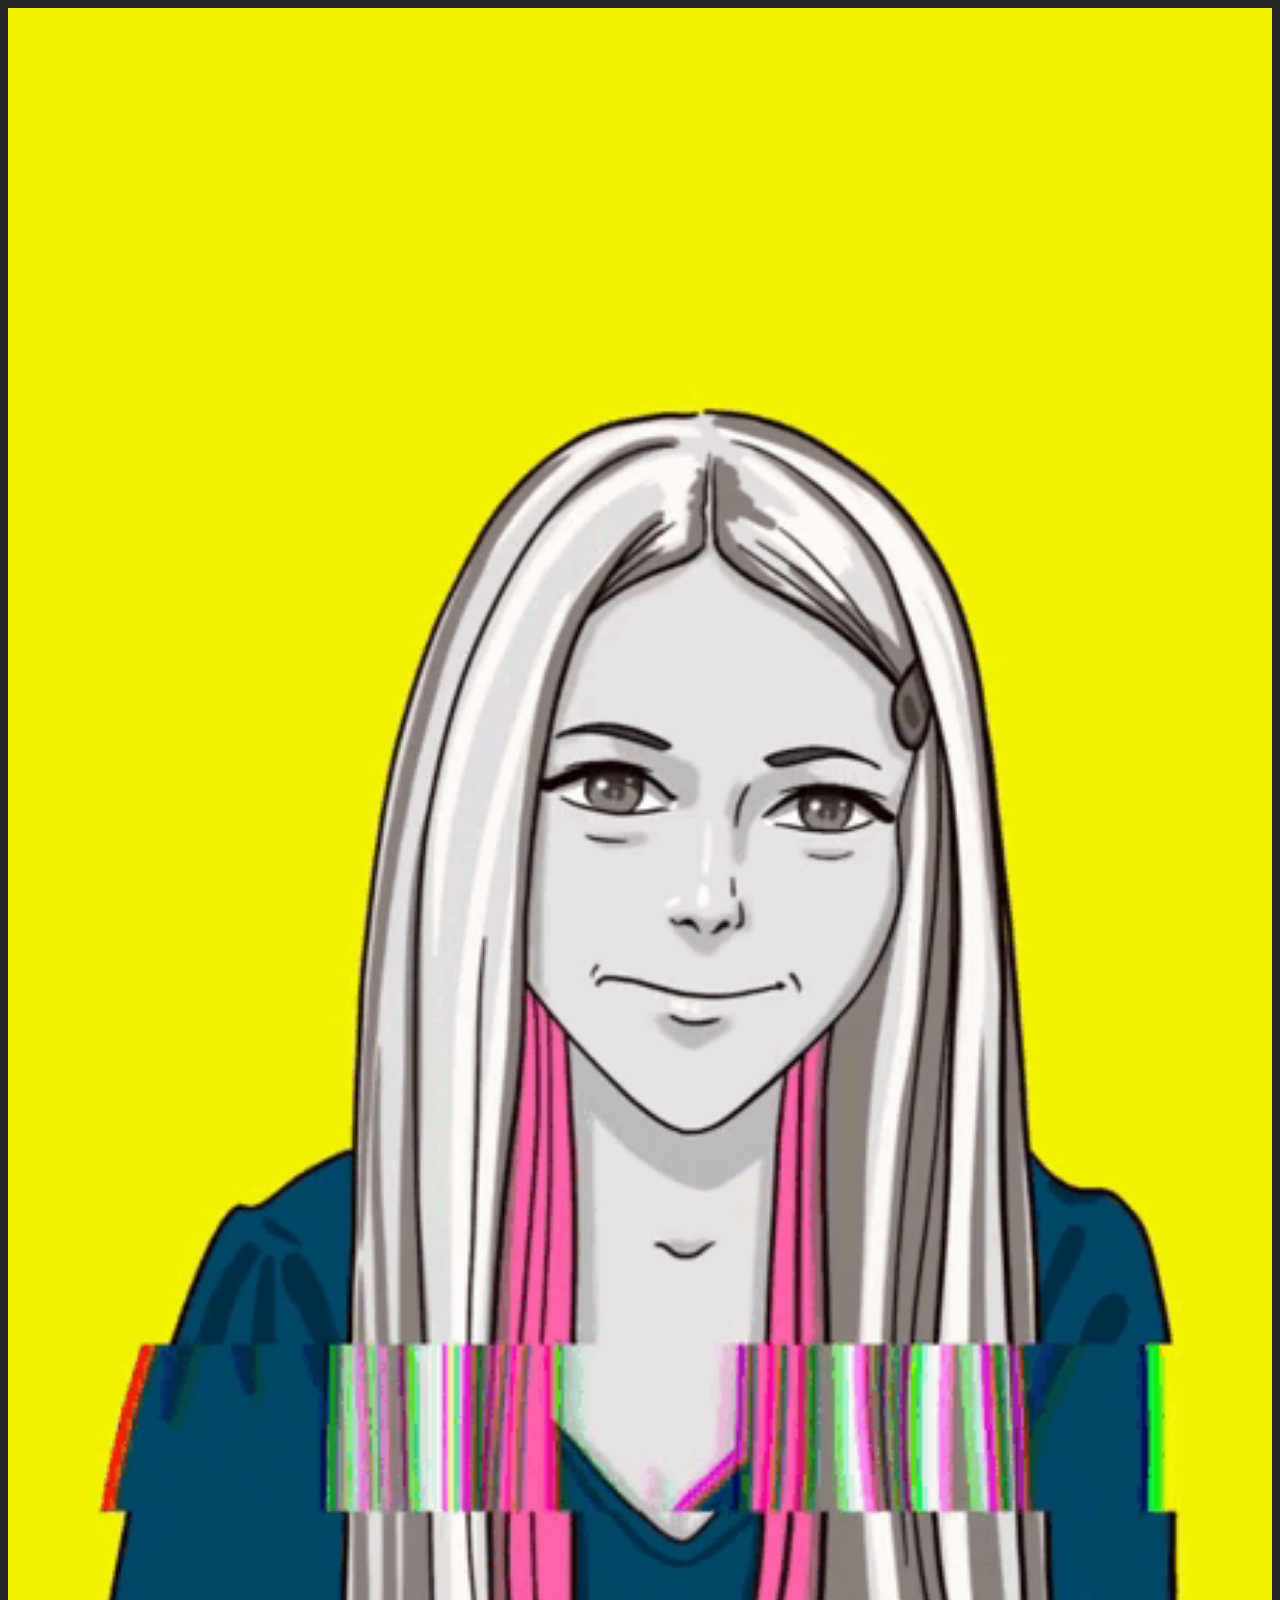
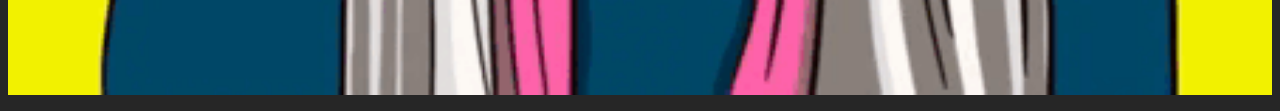
<file: af.html>
<html>
 <body>
   <head>
     <meta charset="UTF-8">
     <meta name="viewport" content="width-device-width, initial-scale=1.0">
  <link rel="stylesheet" href="style.css">
</head>
  <p><img src="img/af.GIF"></p>
 </body>
</html>
</file>
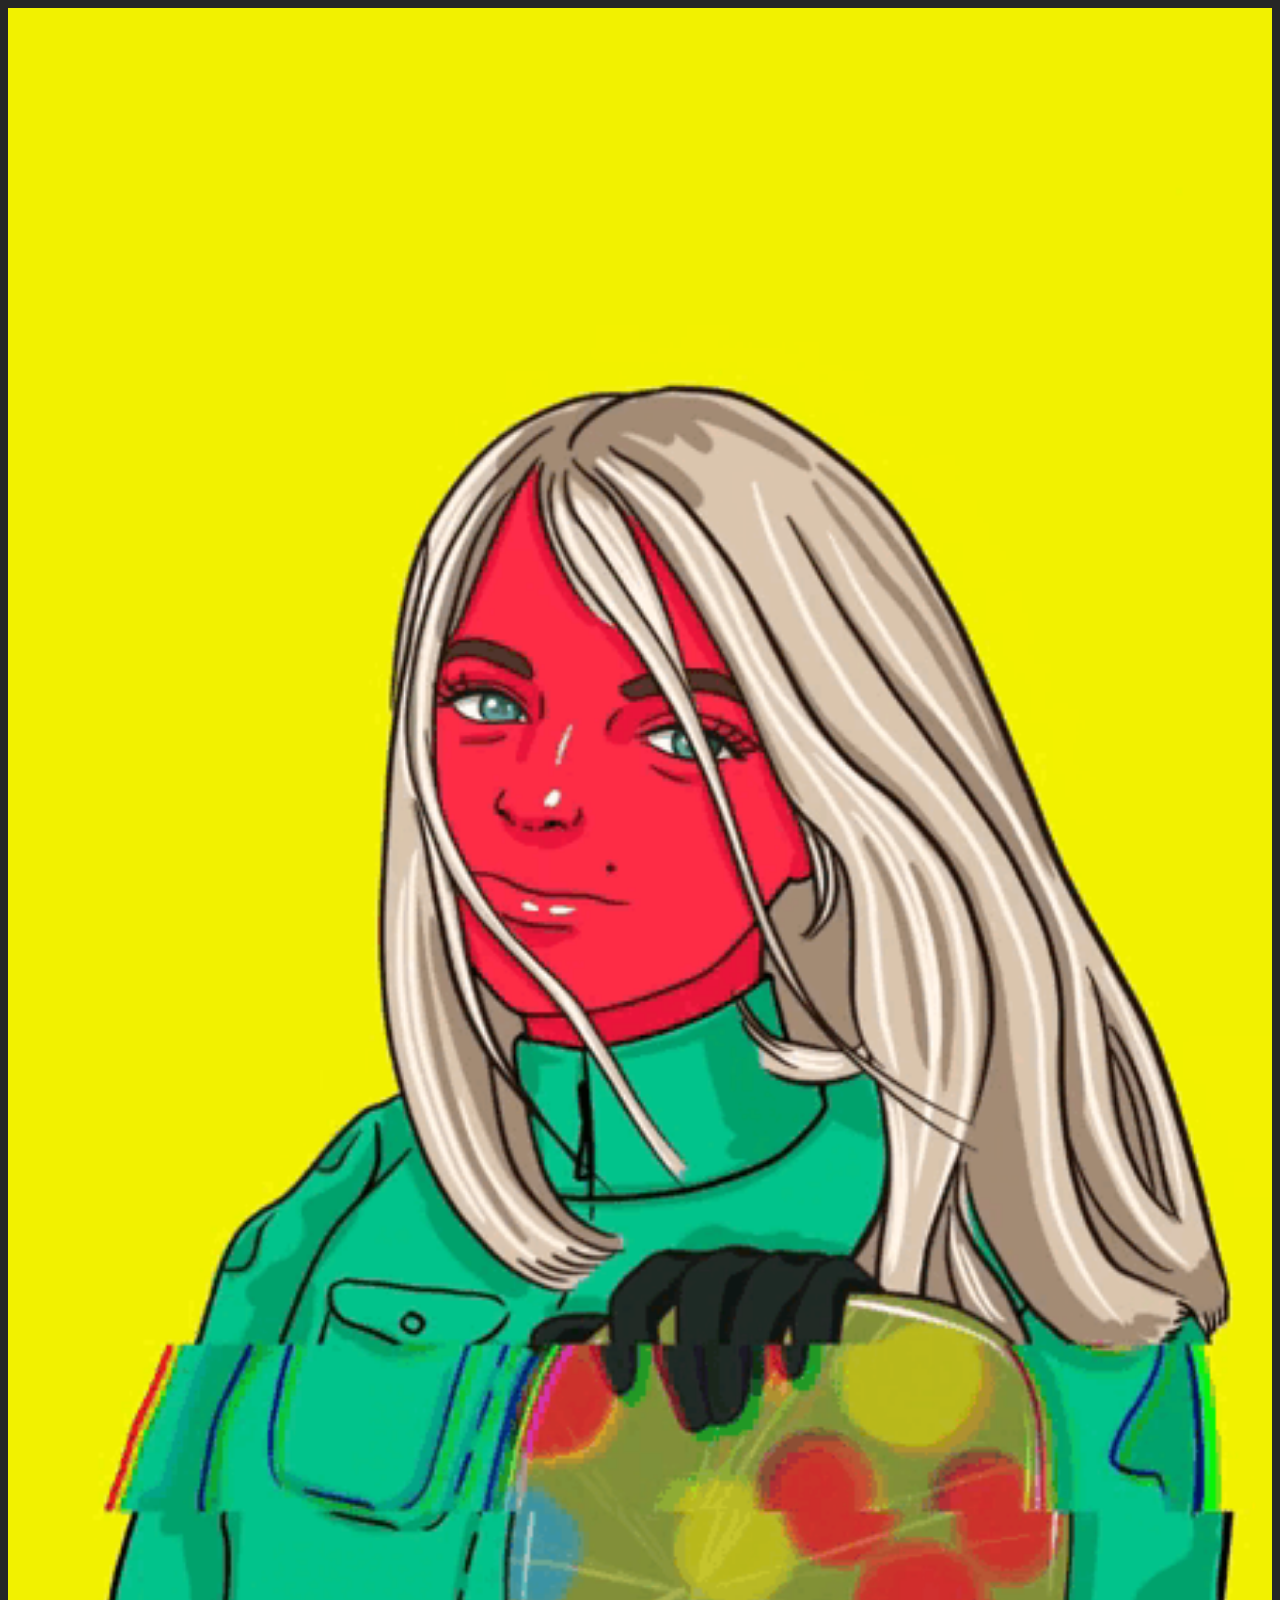
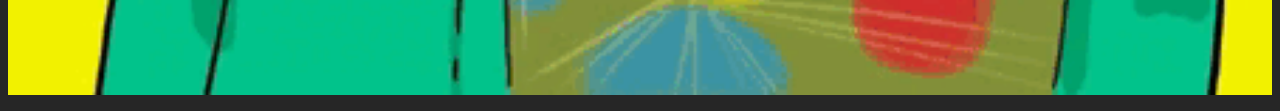
<file: as.html>
<html>
 <body>
   <head>
     <meta charset="UTF-8">
     <meta name="viewport" content="width-device-width, initial-scale=1.0">
  <link rel="stylesheet" href="style.css">
</head>
  <p><img src="img/as.GIF"></p>
 </body>
</html>
</file>
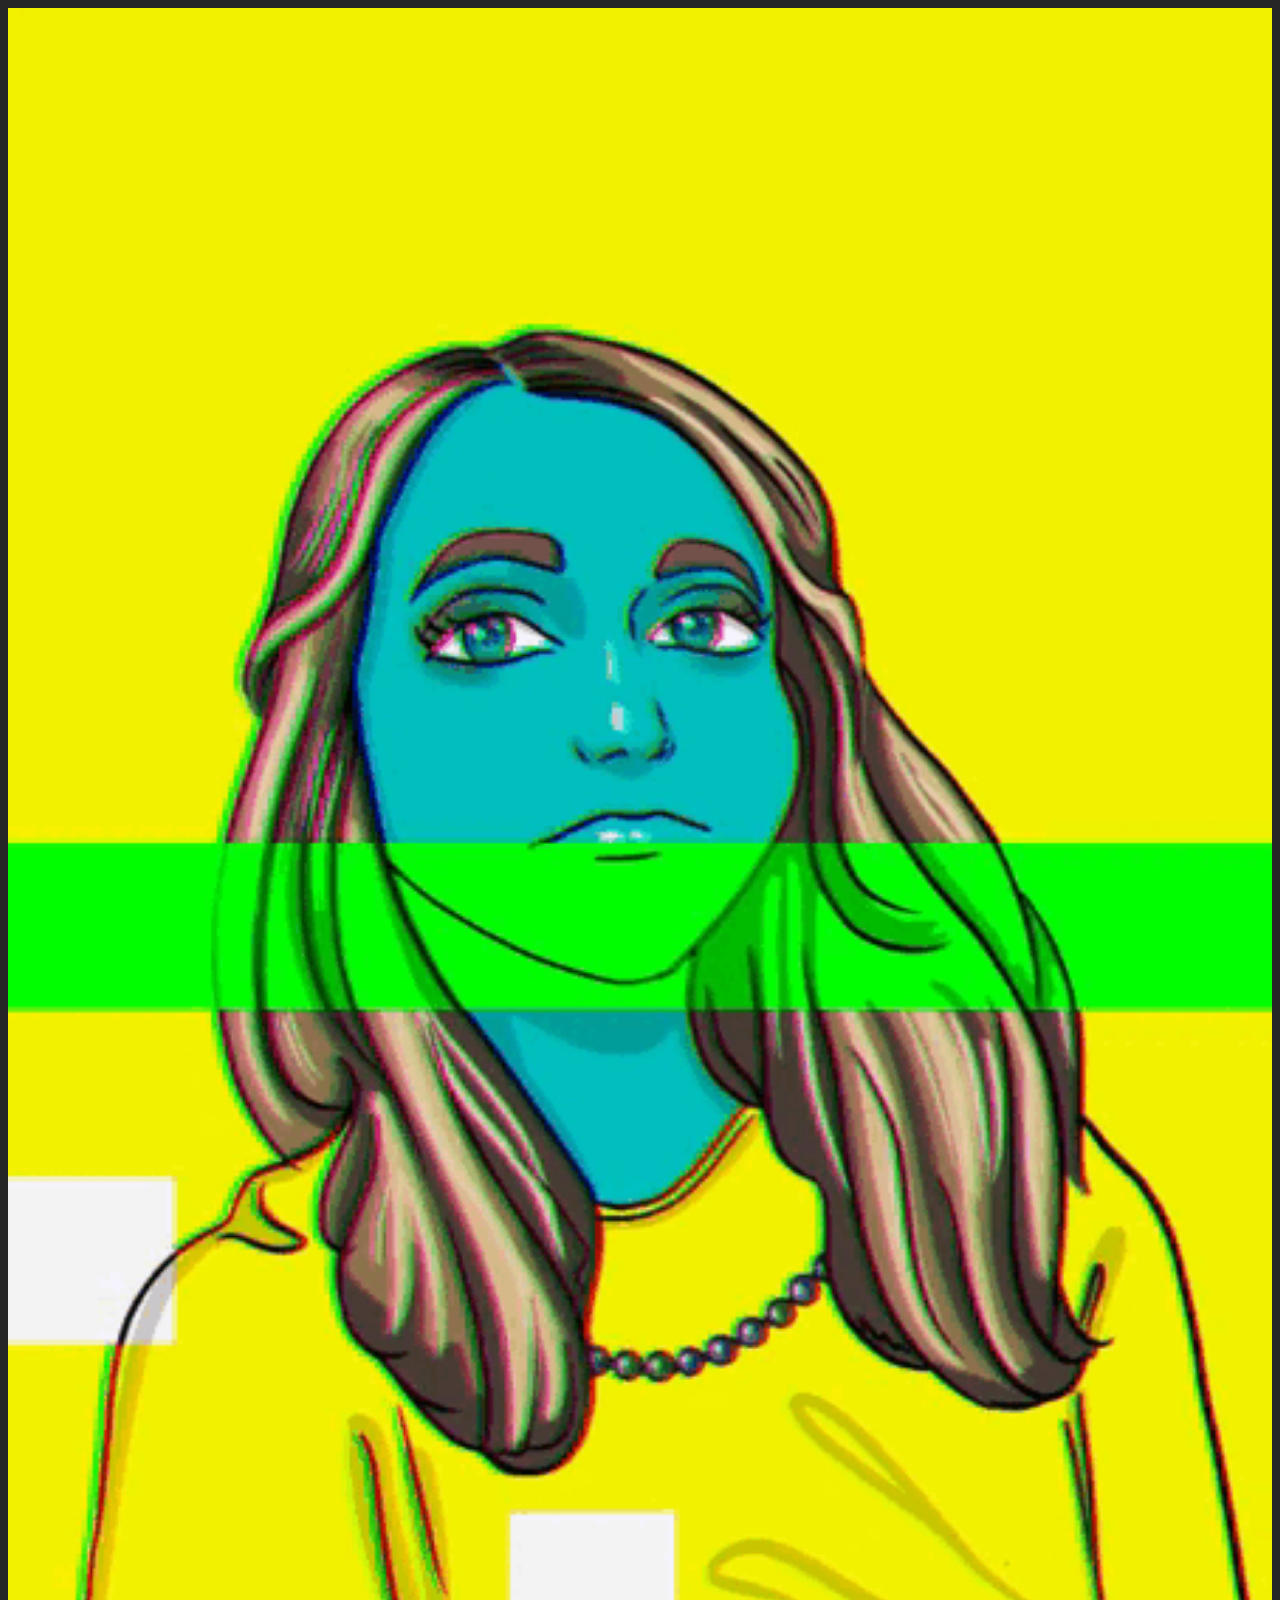
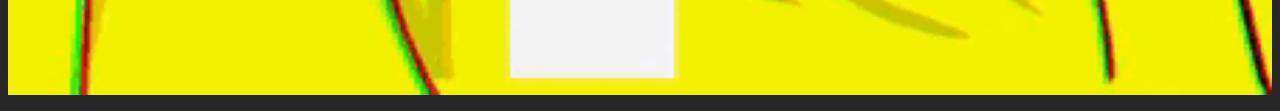
<file: dc.html>
<html>
 <body>
   <head>
     <meta charset="UTF-8">
     <meta name="viewport" content="width-device-width, initial-scale=1.0">
  <link rel="stylesheet" href="style.css">
</head>
  <p><img src="img/dc.GIF"></p>
 </body>
</html>
</file>
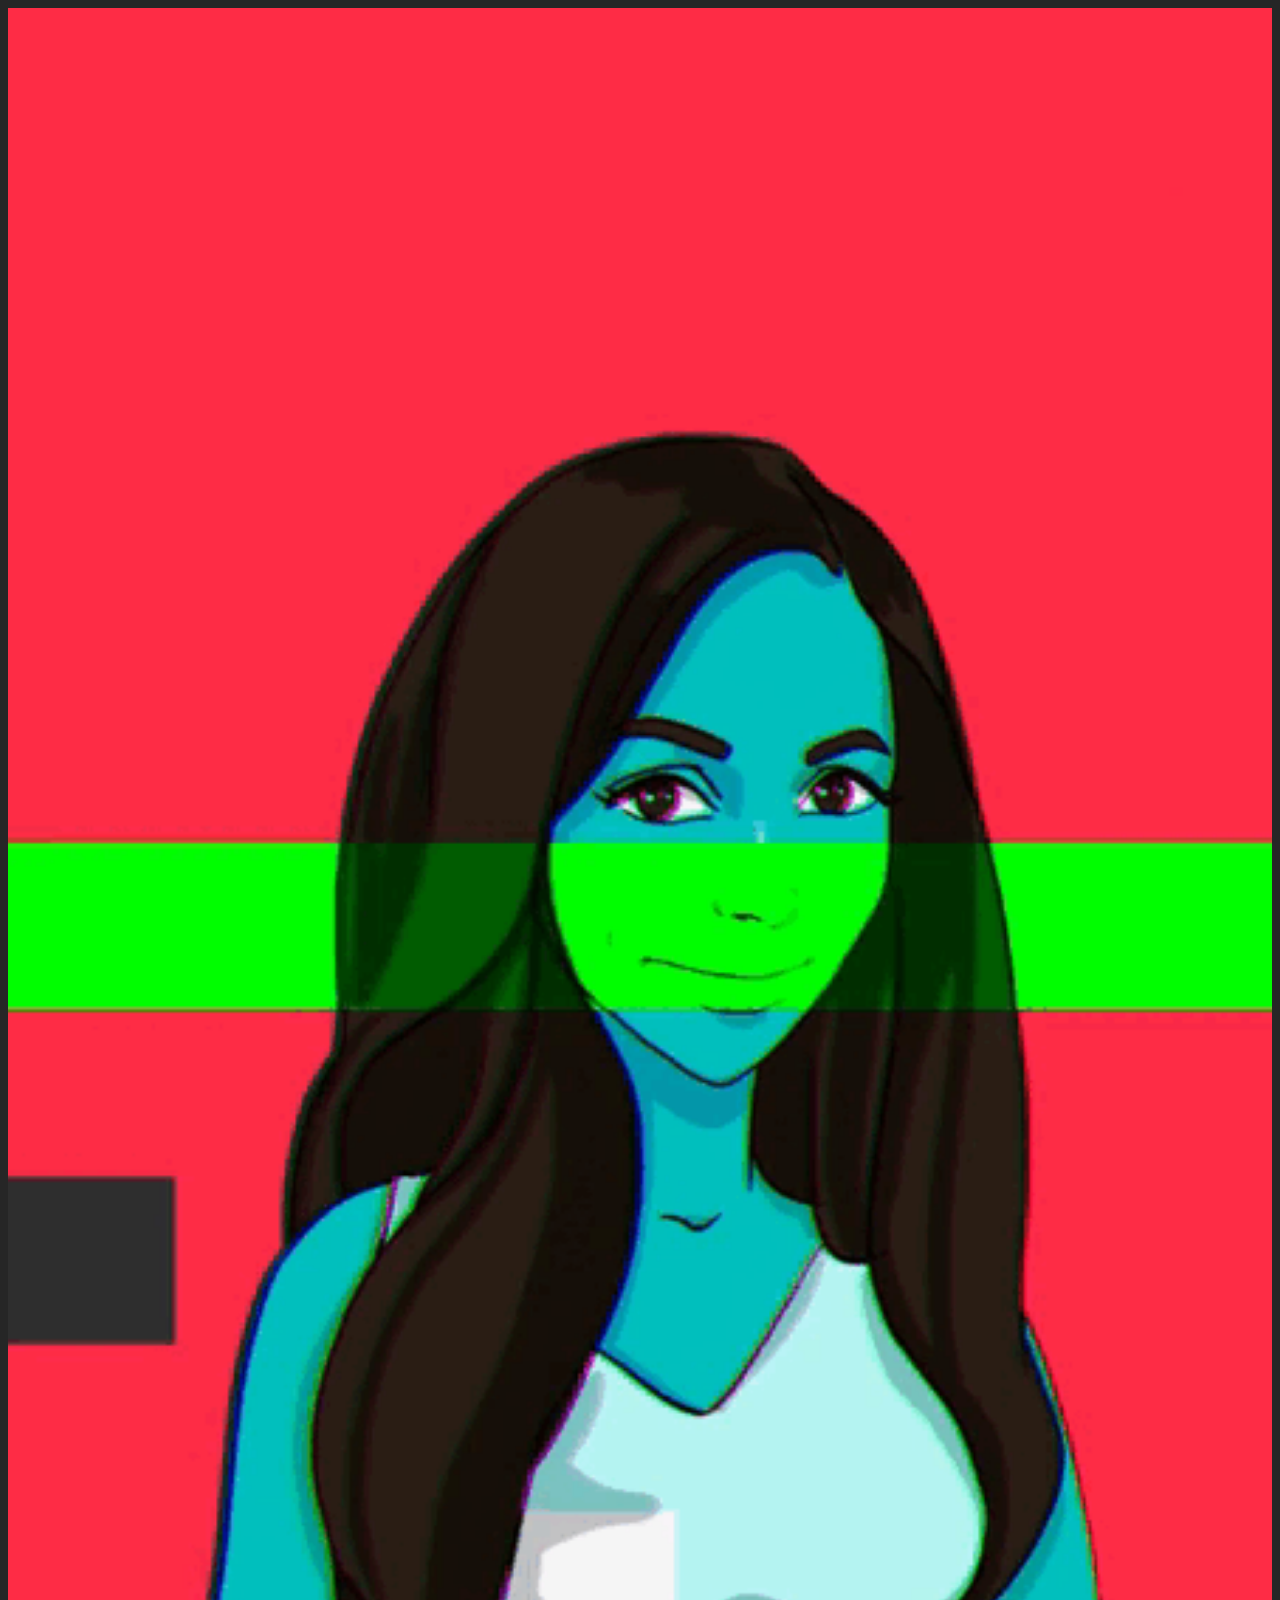
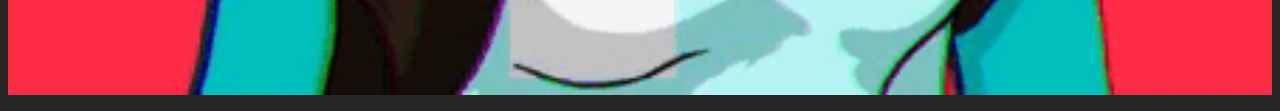
<file: ds.html>
<html>
 <body>
   <head>
     <meta charset="UTF-8">
     <meta name="viewport" content="width-device-width, initial-scale=1.0">
  <link rel="stylesheet" href="style.css">
</head>
  <p><img src="img/ds.GIF"></p>
 </body>
</html>
</file>
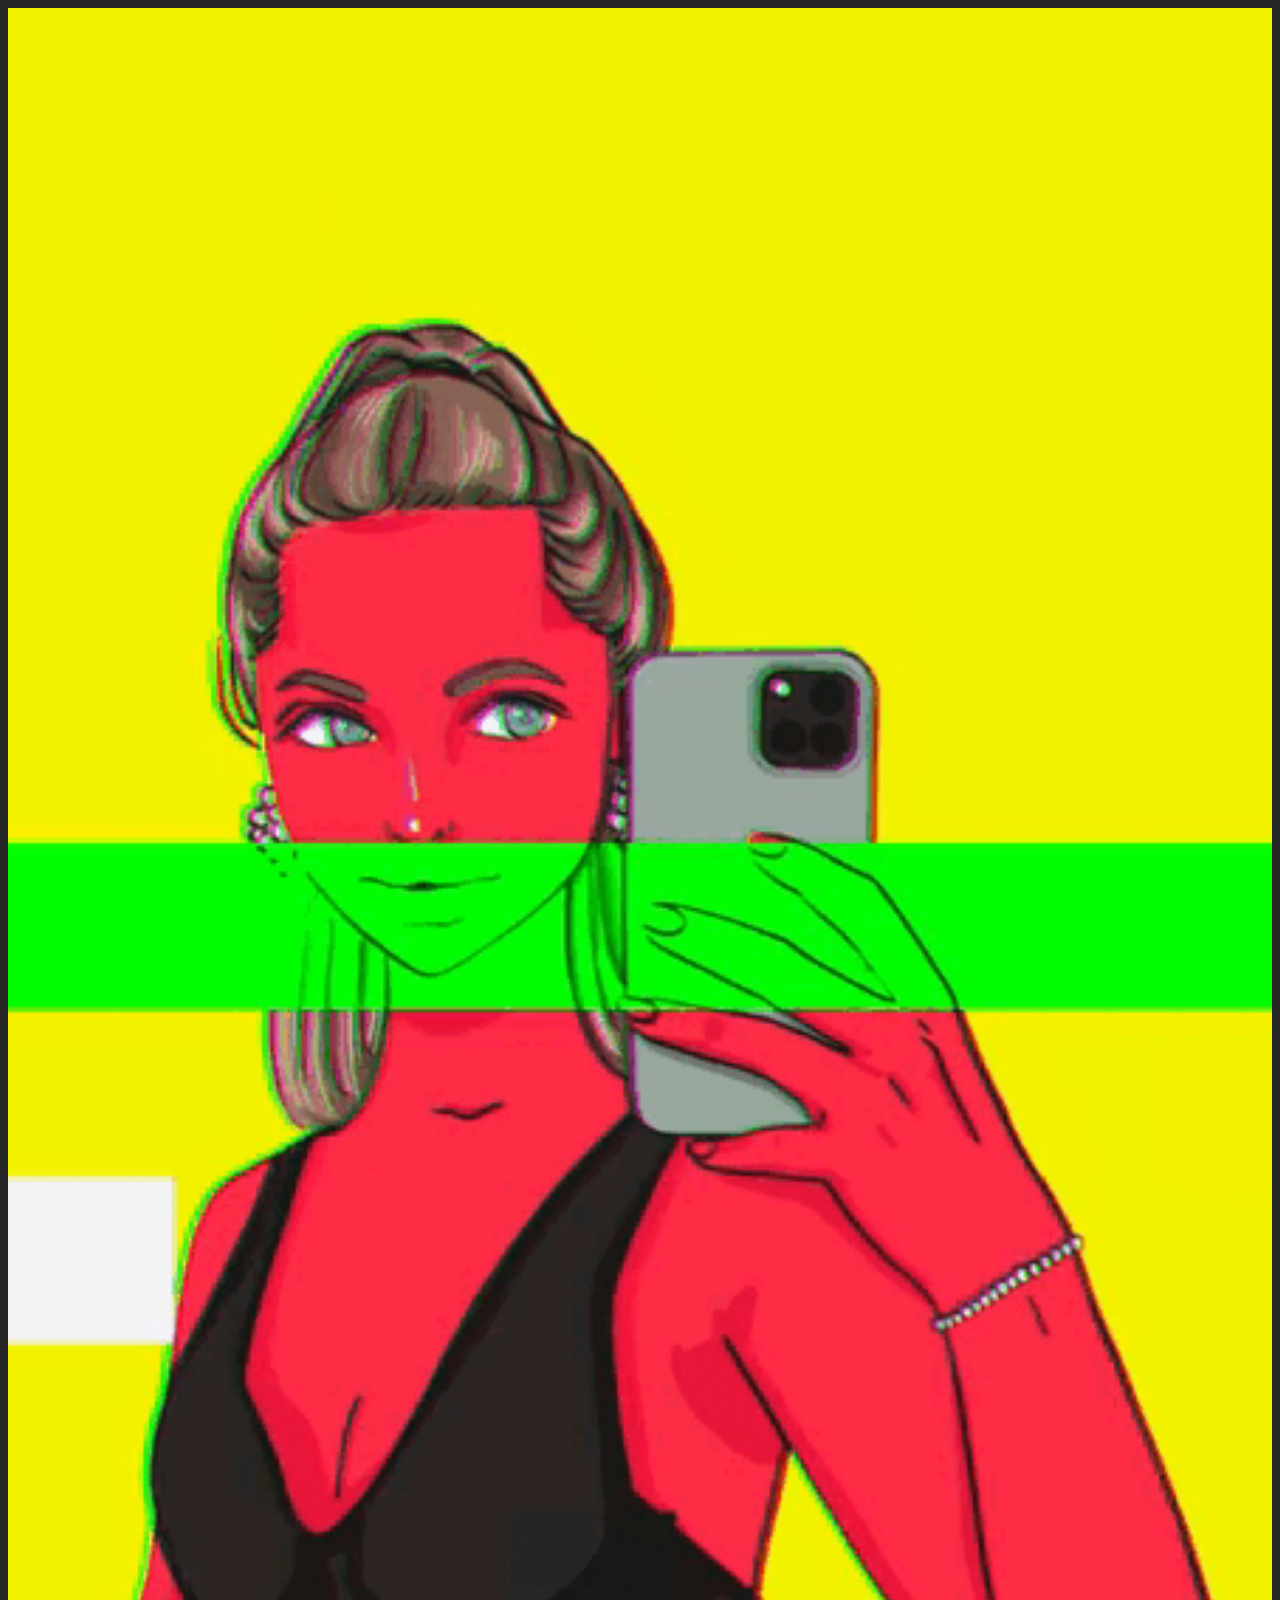
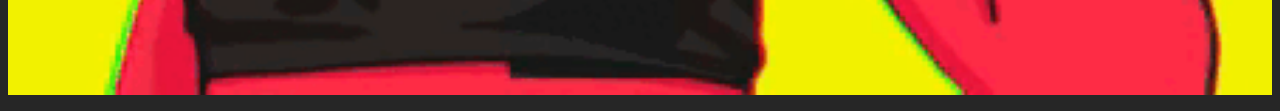
<file: kg.html>
<html>
 <body>
   <head>
     <meta charset="UTF-8">
     <meta name="viewport" content="width-device-width, initial-scale=1.0">
  <link rel="stylesheet" href="style.css">
</head>
  <p><img src="img/kg.GIF"></p>
 </body>
</html>
</file>
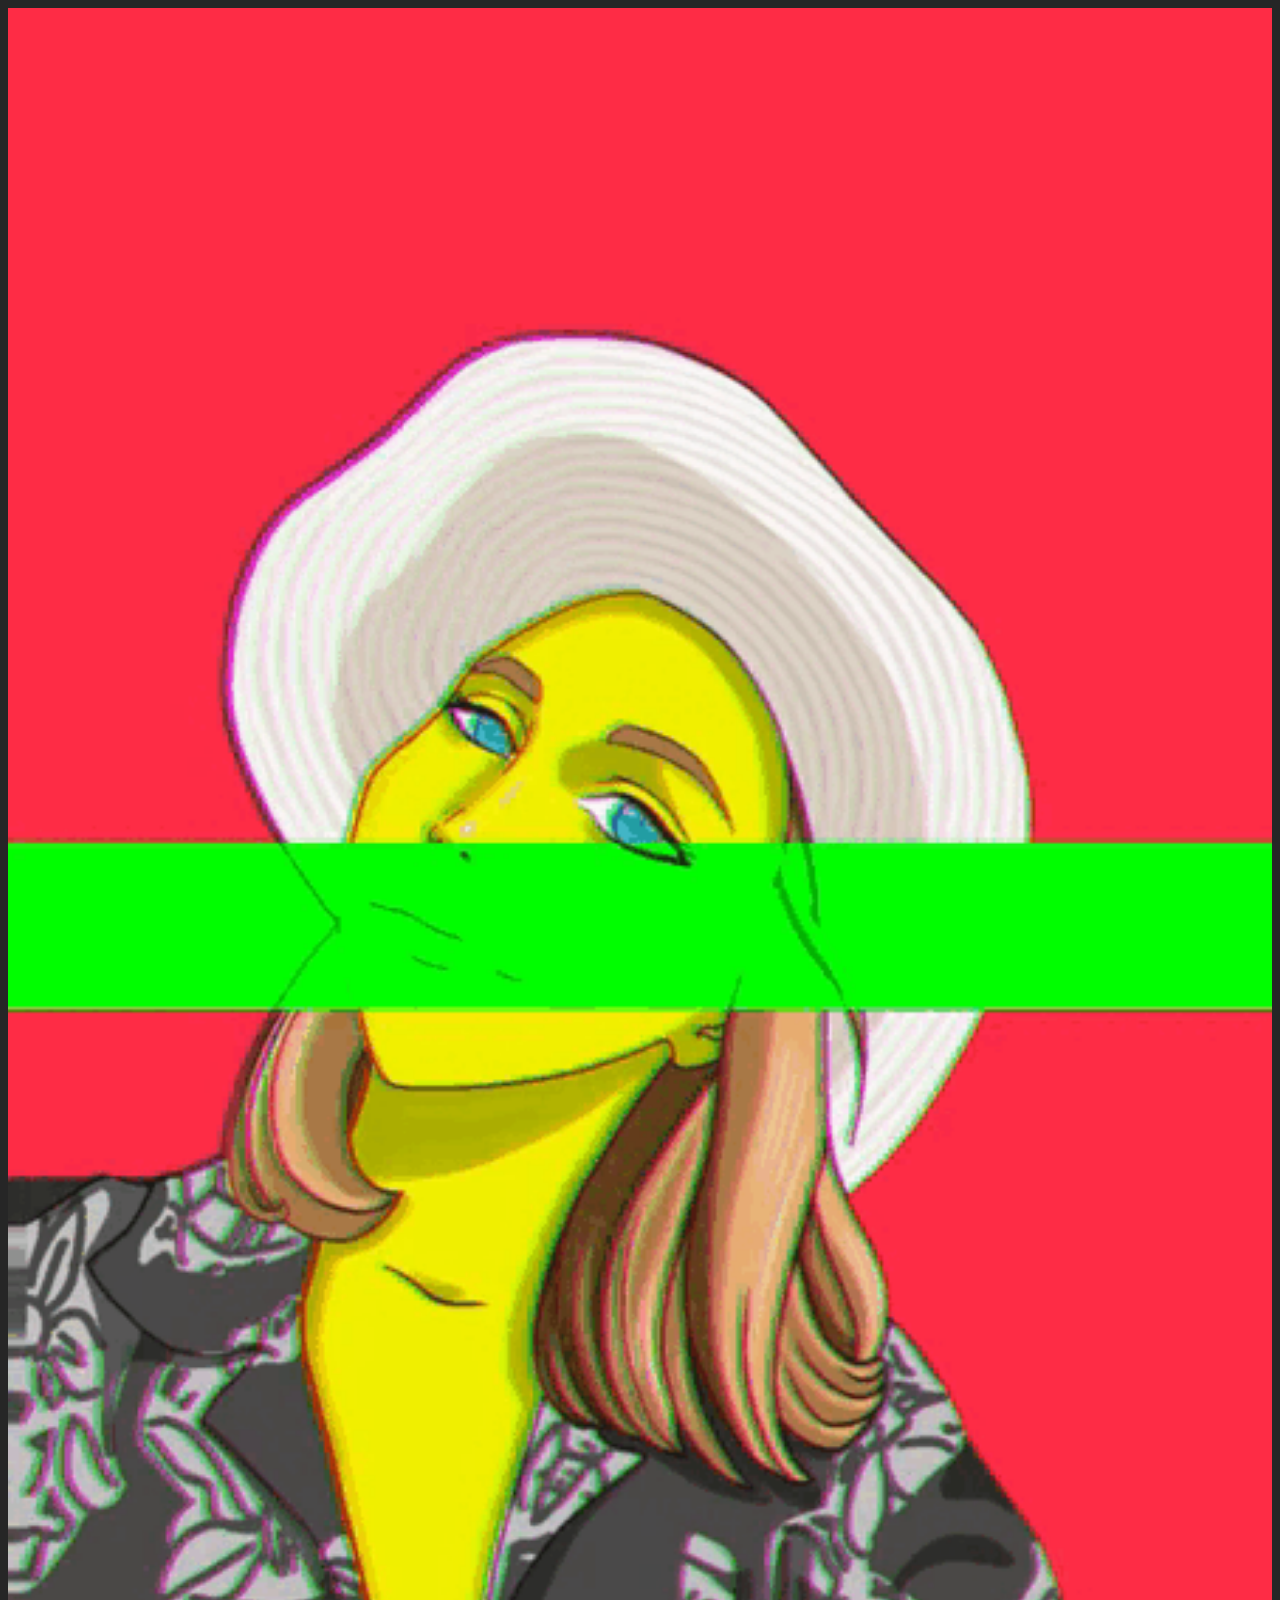
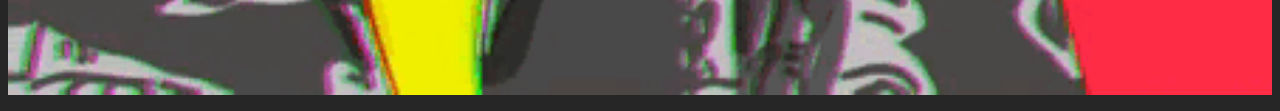
<file: ks.html>
<html>
 <body>
   <head>
     <meta charset="UTF-8">
     <meta name="viewport" content="width-device-width, initial-scale=1.0">
  <link rel="stylesheet" href="style.css">
</head>
  <p><img src="img/ks.GIF"></p>
 </body>
</html>
</file>
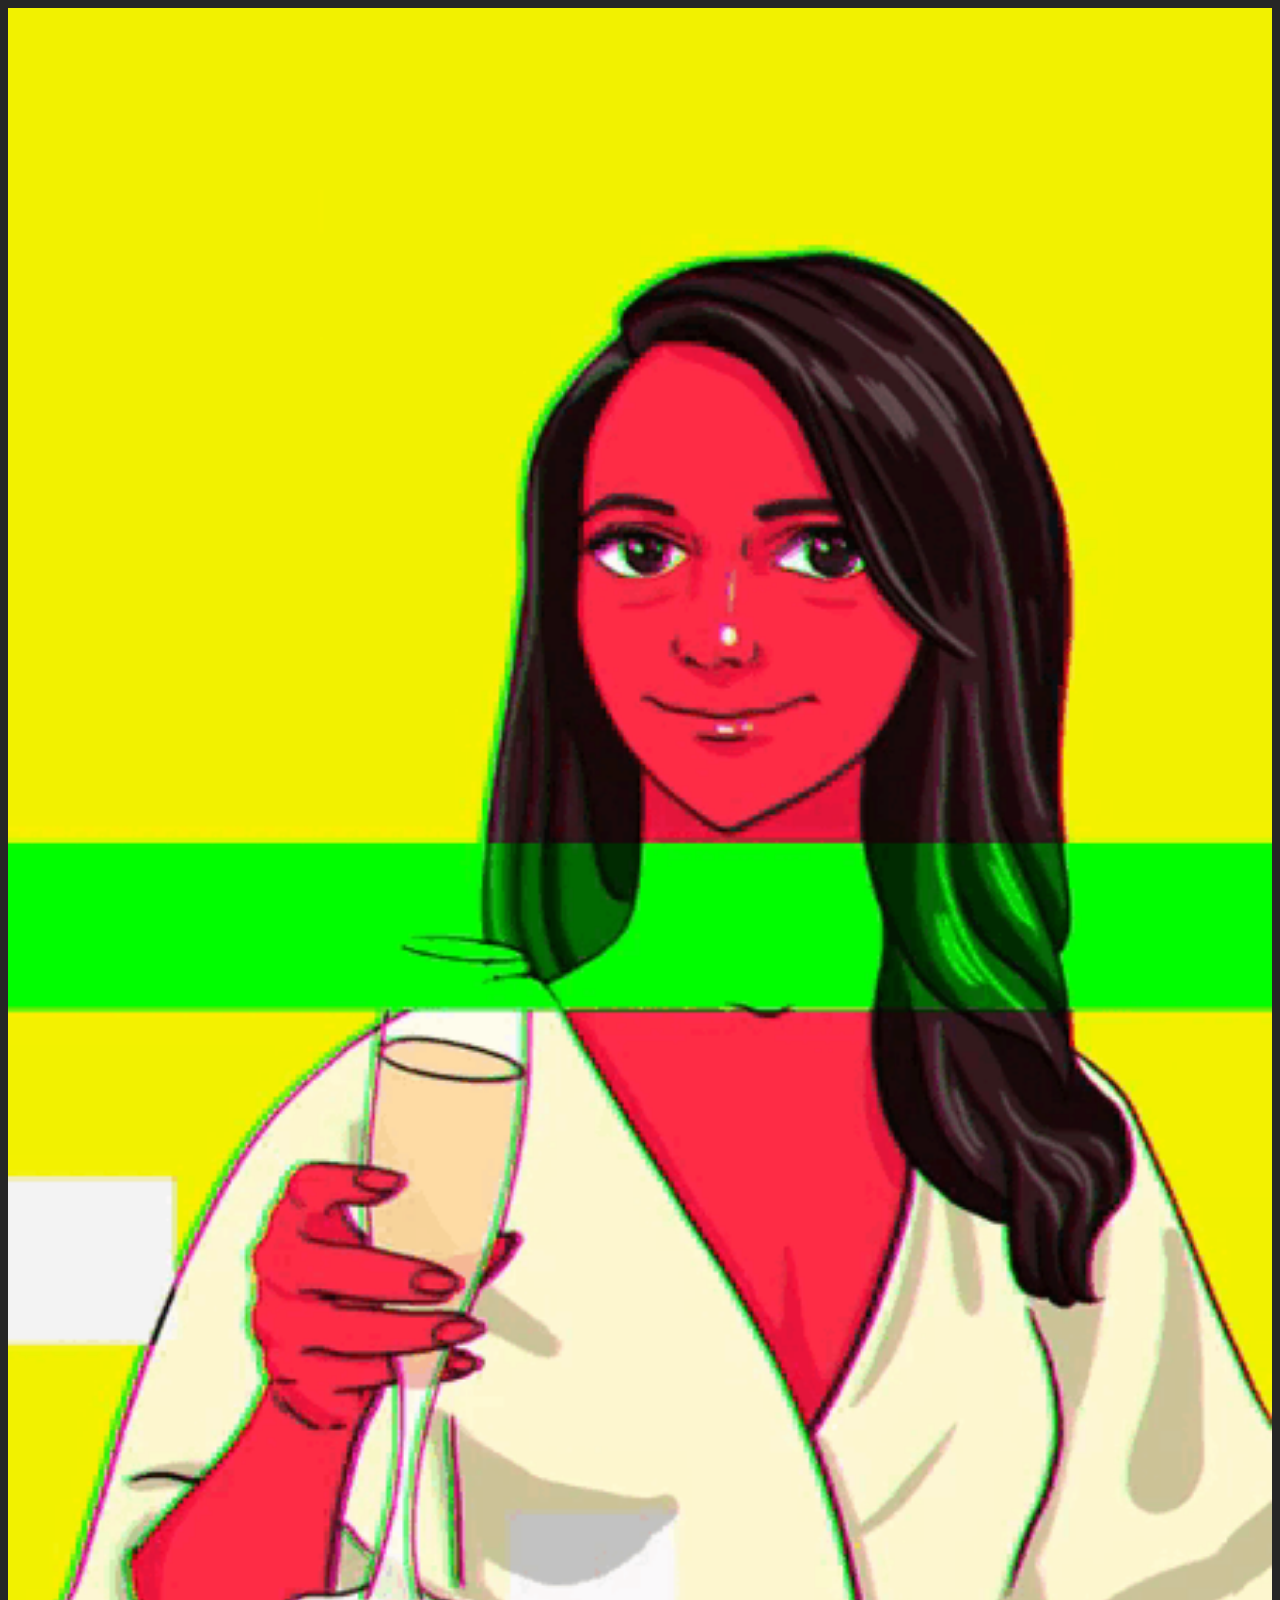
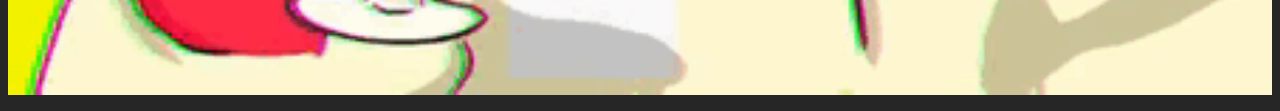
<file: nd.html>
<html>
 <body>
   <head>
     <meta charset="UTF-8">
     <meta name="viewport" content="width-device-width, initial-scale=1.0">
  <link rel="stylesheet" href="style.css">
</head>
  <p><img src="img/nd.GIF"></p>
 </body>
</html>
</file>
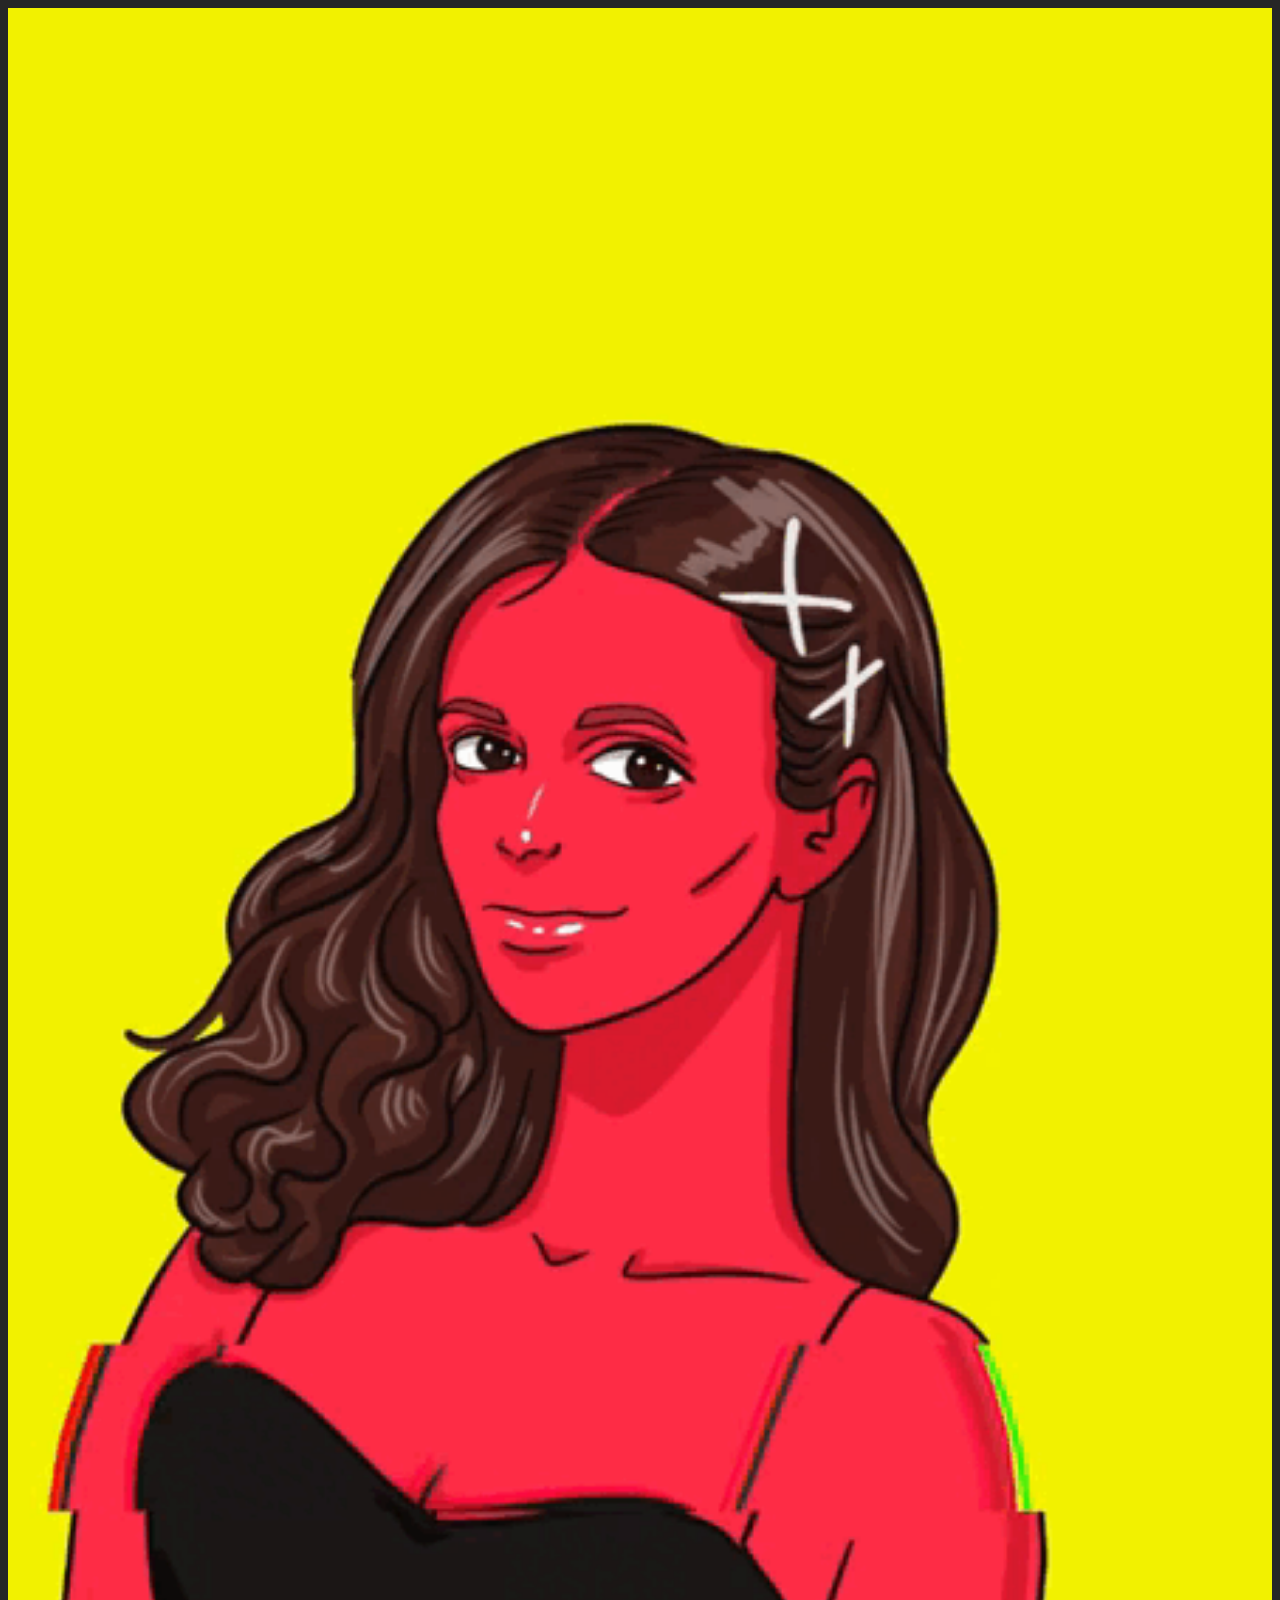
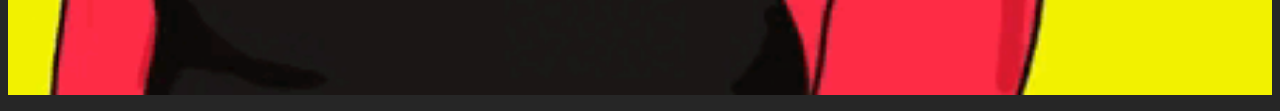
<file: om.html>
<html>
 <body>
   <head>
     <meta charset="UTF-8">
     <meta name="viewport" content="width-device-width, initial-scale=1.0">
  <link rel="stylesheet" href="style.css">
</head>
  <p><img src="img/om.GIF"></p>
 </body>
</html>
</file>
<file: style.css>
img {
  width: 100%;
}

body{
  background-color: #262626;
}
</file>
